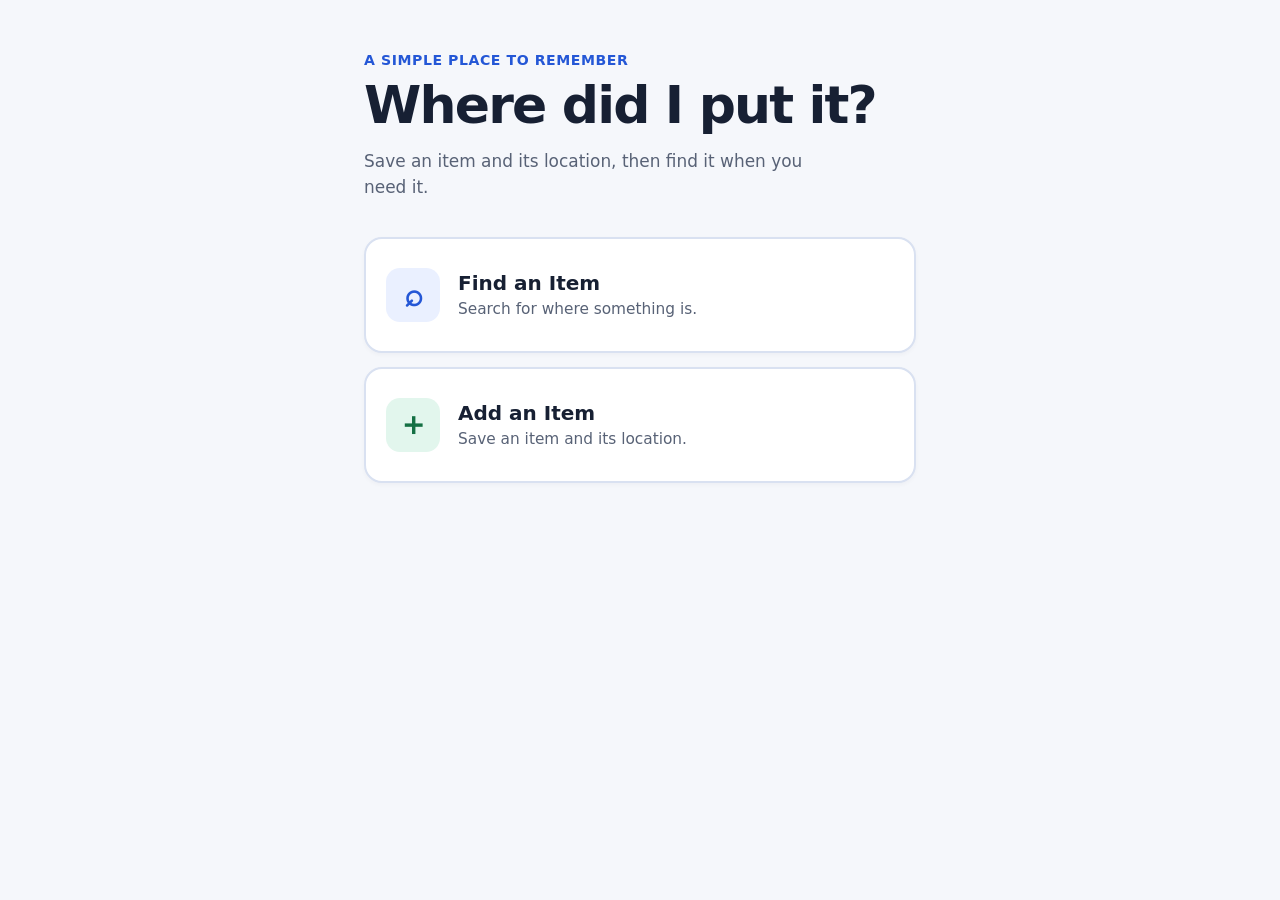
<file: index.html>
<!doctype html>
<html lang="en">
  <head>
    <meta charset="UTF-8" />
    <meta name="viewport" content="width=device-width, initial-scale=1.0" />
    <meta name="theme-color" content="#2457d6" />
    <title>Where Did I Put It?</title>
    <link rel="stylesheet" href="styles.css" />
  </head>
  <body>
    <main class="app-shell">
      <header>
        <p class="eyebrow">A simple place to remember</p>
        <h1>Where did I put it?</h1>
        <p class="intro">Save an item and its location, then find it when you need it.</p>
      </header>

      <section id="home-screen" class="screen" aria-label="Choose an action">
        <button class="action-card find" type="button" data-open="find-screen">
          <span class="action-icon" aria-hidden="true">⌕</span>
          <span><strong>Find an Item</strong><small>Search for where something is.</small></span>
        </button>
        <button class="action-card add" type="button" data-open="add-screen">
          <span class="action-icon" aria-hidden="true">＋</span>
          <span><strong>Add an Item</strong><small>Save an item and its location.</small></span>
        </button>
      </section>

      <section id="find-screen" class="screen hidden" aria-labelledby="find-title">
        <button class="back" type="button" data-home>← Home</button>
        <h2 id="find-title">Find an item</h2>
        <form id="find-form" novalidate>
          <label for="search-item">What are you looking for?</label>
          <input id="search-item" name="item" type="text" autocomplete="off" placeholder="For example: Fan" />
          <button class="primary" type="submit">Find item</button>
        </form>
        <div id="find-result" class="message" role="status" aria-live="polite"></div>
      </section>

      <section id="add-screen" class="screen hidden" aria-labelledby="add-title">
        <button class="back" type="button" data-home>← Home</button>
        <h2 id="add-title">Add an item</h2>
        <form id="add-form" novalidate>
          <label for="item-name">Item name</label>
          <input id="item-name" name="item" type="text" autocomplete="off" placeholder="For example: Fan" />
          <label for="item-location">Where did you put it?</label>
          <input id="item-location" name="location" type="text" autocomplete="off" placeholder="For example: Bedroom" />
          <button class="primary" type="submit">Save item</button>
        </form>
        <div id="add-result" class="message" role="status" aria-live="polite"></div>
      </section>
    </main>

    <dialog id="duplicate-dialog" aria-labelledby="duplicate-title">
      <h2 id="duplicate-title">Item already saved</h2>
      <p id="duplicate-copy"></p>
      <div class="dialog-actions">
        <button class="secondary" id="keep-old" type="button">Keep old location</button>
        <button class="primary" id="replace-location" type="button">Replace location</button>
      </div>
    </dialog>

    <script src="app.js"></script>
  </body>
</html>
</file>
<file: styles.css>
:root { font-family: Inter, ui-sans-serif, system-ui, sans-serif; color: #172033; background: #f5f7fb; }
* { box-sizing: border-box; }
body { margin: 0; min-width: 320px; }
button, input { font: inherit; }
button { cursor: pointer; }
.app-shell { width: min(100%, 600px); min-height: 100vh; margin: auto; padding: 52px 24px 32px; }
header { margin-bottom: 36px; }
.eyebrow { margin: 0 0 9px; color: #2457d6; font-size: .88rem; font-weight: 750; letter-spacing: .04em; text-transform: uppercase; }
h1, h2 { letter-spacing: -.035em; line-height: 1.08; }
h1 { margin: 0; font-size: clamp(2.1rem, 7vw, 3.25rem); }
h2 { margin: 14px 0 26px; font-size: 1.8rem; }
.intro { max-width: 440px; margin: 15px 0 0; color: #586276; font-size: 1.06rem; line-height: 1.55; }
.screen { display: grid; gap: 14px; }
.hidden { display: none; }
.action-card { display: flex; gap: 18px; align-items: center; width: 100%; min-height: 116px; padding: 20px; border: 2px solid #d9e1f1; border-radius: 18px; background: #fff; color: #172033; text-align: left; box-shadow: 0 2px 4px #17203309; }
.action-card:hover, .action-card:focus-visible { border-color: #2457d6; outline: none; box-shadow: 0 0 0 4px #2457d626; }
.action-card strong, .action-card small { display: block; }
.action-card strong { font-size: 1.25rem; }
.action-card small { margin-top: 5px; color: #586276; font-size: .96rem; }
.action-icon { display: grid; place-items: center; flex: 0 0 54px; width: 54px; height: 54px; border-radius: 14px; background: #eaf0ff; color: #2457d6; font-size: 2rem; font-weight: 700; }
.add .action-icon { background: #e2f6ed; color: #147044; }
.back { justify-self: start; border: 0; padding: 6px 0; background: transparent; color: #2457d6; font-weight: 700; }
form { display: grid; gap: 10px; }
label { margin-top: 4px; font-weight: 700; }
input { width: 100%; min-height: 52px; padding: 12px 14px; border: 2px solid #c8d1e2; border-radius: 11px; background: #fff; color: #172033; }
input:focus { border-color: #2457d6; outline: 3px solid #2457d626; }
.primary, .secondary { min-height: 52px; margin-top: 10px; padding: 12px 18px; border-radius: 11px; font-weight: 750; }
.primary { border: 2px solid #2457d6; background: #2457d6; color: #fff; }
.primary:hover { background: #1946b5; }
.secondary { border: 2px solid #aeb8ca; background: #fff; color: #24304a; }
.message { min-height: 0; }
.message:not(:empty) { margin-top: 9px; padding: 15px; border-radius: 12px; line-height: 1.45; }
.message.success { background: #e2f6ed; color: #104b30; }
.message.error { background: #ffebe9; color: #82231c; }
.message.result { background: #eaf0ff; color: #152e75; }
.result-item { display: block; margin-bottom: 4px; font-size: 1.15rem; }
dialog { width: min(calc(100% - 32px), 440px); border: 0; border-radius: 18px; padding: 26px; color: #172033; box-shadow: 0 20px 50px #0004; }
dialog::backdrop { background: #17203388; }
dialog h2 { margin: 0 0 12px; }
dialog p { color: #586276; line-height: 1.5; }
.dialog-actions { display: grid; gap: 10px; margin-top: 22px; }
.dialog-actions button { margin: 0; }
@media (min-width: 520px) { .dialog-actions { grid-template-columns: 1fr 1fr; } }
</file>
